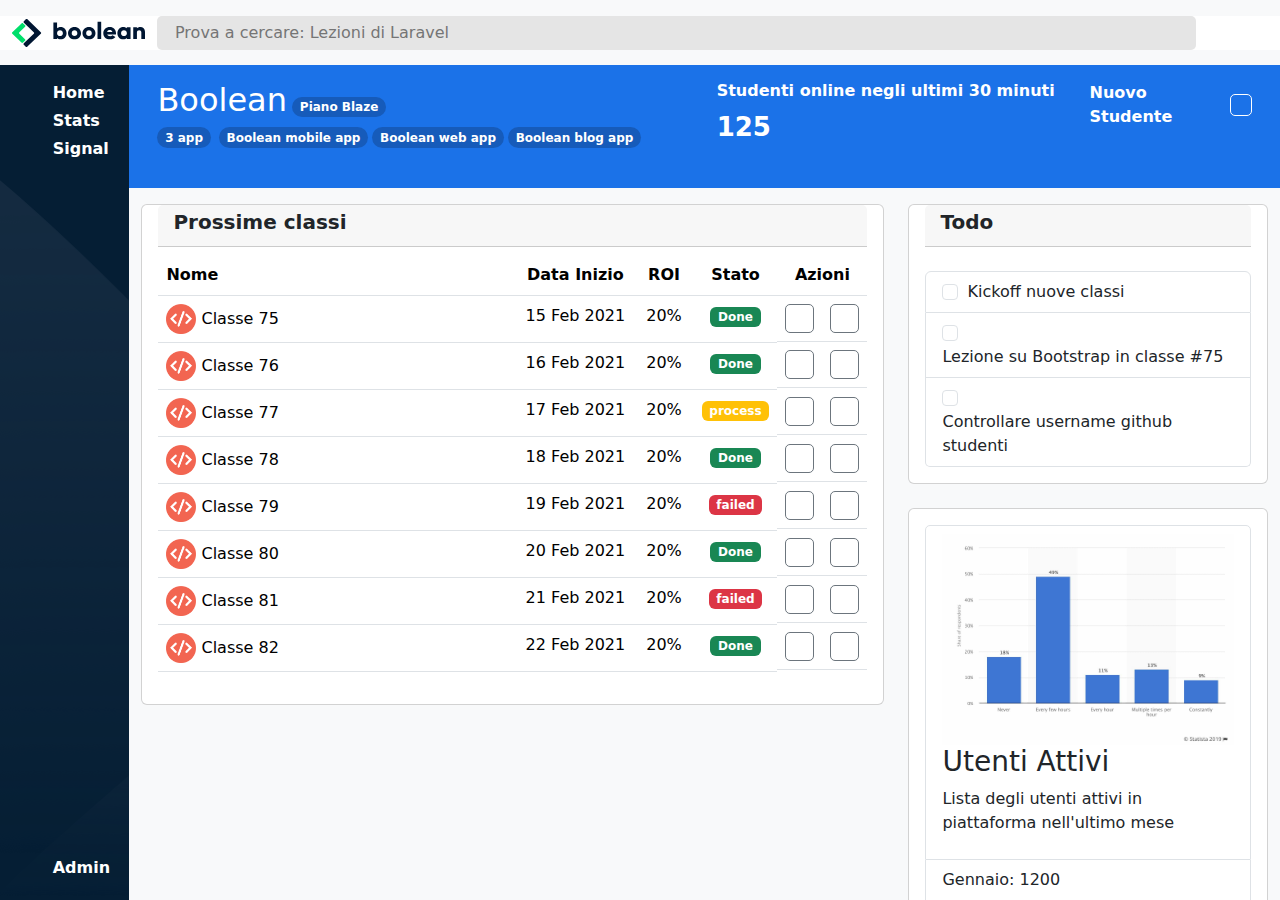
<file: test.html>
<!DOCTYPE html>
<html lang="en">
<head>
    <meta charset="UTF-8">
    <meta name="viewport" content="width=device-width, initial-scale=1.0">
    <!-- Bootstrap -->
    <link href="https://cdn.jsdelivr.net/npm/bootstrap@5.3.3/dist/css/bootstrap.min.css" rel="stylesheet" integrity="sha384-QWTKZyjpPEjISv5WaRU9OFeRpok6YctnYmDr5pNlyT2bRjXh0JMhjY6hW+ALEwIH" crossorigin="anonymous">
    <!-- /Bootstrap -->
    <!-- Fontawesome -->
    <link rel="stylesheet" href="https://cdnjs.cloudflare.com/ajax/libs/font-awesome/6.5.1/css/all.min.css" integrity="sha512-DTOQO9RWCH3ppGqcWaEA1BIZOC6xxalwEsw9c2QQeAIftl+Vegovlnee1c9QX4TctnWMn13TZye+giMm8e2LwA==" crossorigin="anonymous" referrerpolicy="no-referrer" />
    <!-- /Fontawesome -->
    <link rel="stylesheet" href="style.css">
    <title>Bootstrap Dashboard</title>
</head>
<body>
  <header>
    <div class="container-fluid py-3">
      <div class="row align-items-center">
        <div class="col-auto">
          <img class="d-none d-lg-block" src="./img/logo.svg" alt="Logo">
          <img class="ms-mobile-logo d-lg-none" src="./img/mobile-logo.png" alt="Logo">
        </div>
        <div class="col d-flex align-items-center ms-search-bar">
          <i class="fa-solid fa-magnifying-glass pe-2"></i>
          <input class="flex-grow-1 ms-search-bar-input" type="search" name="" id="" placeholder="Prova a cercare: Lezioni di Laravel">
        </div>
        <div class="col-auto ps-3 d-flex">
          <i class="fa-solid fa-list-ul d-none d-lg-block px-2 ms-item-header"></i>
          <i class="fa-solid fa-circle-question d-none d-lg-block px-2 ms-item-header"></i>
          <i class="fa-solid fa-ellipsis-vertical d-none d-lg-block px-2 ms-item-header"></i>
          <i class="fa-solid fa-bell ps-2"></i>
        </div>
      </div>
    </div>
  </header>
  <div class="ms-container container-fluid d-flex">
    <aside>
      <nav class="d-flex flex-column px-4 py-3">
        <div class="pb-1 pe-4 d-flex align-items-center">
          <i class="col-lg-6 fa-solid fa-house ms-item-aside"></i>
          <span class="col-lg-6 fw-semibold d-none d-lg-block text-white">Home</span>
        </div>
        <div class="pb-1 pe-4 d-flex align-items-center">
          <i class="col-lg-6 fa-solid fa-chart-simple ms-item-aside"></i>
          <span class="col-lg-6 fw-semibold d-none d-lg-block text-white">Stats</span>
        </div>
        <div class="pb-1 pe-4 d-flex align-items-center">
          <i class="col-lg-6 fa-solid fa-signal ms-item-aside"></i>
          <span class="col-lg-6 fw-semibold d-none d-lg-block text-white">Signal</span>                
        </div>
        <div class="mt-auto pb-1 pe-4 d-flex align-items-center">
          <i class="col-lg-6 fa-solid fa-gear ms-item-aside"></i>
          <span class="col-lg-6 fw-semibold d-none d-lg-block text-white">Admin</span>
        </div>
      </nav>
    </aside>
    <main>
      <!-- Students Section -->
      <section class="students">
        <div class="container-fluid">
          <div class="row text-white px-3 py-3">
            <div class="pb-4 col-sm-12 col-md-4 col-lg-2 order-md-3">
              <div class="d-flex align-items-center">
                <span class="pe-3 fw-semibold">Nuovo Studente</span>
                <div class="square-border">
                    <i class="fa-solid fa-plus"></i> 
                </div>
              </div>
            </div>
            <div class="pb-4 col-12 col-md-4 col-lg-6 order-md-1">
              <div>
                <h2>Boolean</h2>
                <span class="badge rounded-pill text-bg-primary">Piano Blaze</span>
              </div>
              <div class="fw-semibold d-flex align-items-center">
                <span class="d-flex align-items-center badge rounded-pill text-bg-primary">3 app</span>
                <span><i class="d-flex align-items-center fa-solid fa-angles-right px-1"></i></span>
                <span class="d-lg-none d-flex align-items-center justify-content-center ms-badge badge rounded-pill text-bg-primary"><i class="ms-plus fa-solid fa-plus"></i></span>
                <span class="me-1 d-none d-lg-block d-flex align-items-center badge rounded-pill text-bg-primary">Boolean mobile app</span>
                <span class="me-1 d-none d-lg-block d-flex align-items-center badge rounded-pill text-bg-primary">Boolean web app</span>
                <span class="me-1 d-none d-lg-block d-flex align-items-center badge rounded-pill text-bg-primary">Boolean blog app</span>
              </div>
            </div>
            <div class="col-sm-12 col-md-4 col-lg-4 order-md-2">
                <h6 class="fw-semibold">Studenti online negli ultimi 30 minuti</h6>
                <span class="students-nmbr fw-semibold">125</span>
            </div>
          </div>
        </div>
      </section>
      <!-- /Students Section -->

        <!-- Info Section -->
        <section class="info">
            <div class="container-fluid">
                <div class="row py-3">
                    <!-- Prossime classi -->
                    <div class="col-12 col-lg-8 mb-3 order-lg-1">
                    <div class="card px-3 pb-3">
                        <h5 class="fw-semibold card-title">Prossime classi</h5>
                        <table class="table">
                        <thead>
                            <tr>
                            <th class="col" scope="col">Nome</th>
                            <th class="ms-d-sm col-2 text-center" scope="col">Data Inizio</th>
                            <th class="ms-d-sm col-1 text-center" scope="col">ROI</th>
                            <th class="col-1 text-center" scope="col">Stato</th>
                            <th class="col-1 text-center" scope="col">Azioni</th>
                            </tr>
                        </thead>
                        <tbody>
                            <tr>
                            <td class="col">
                                <img class="avatar-class" src="./img/class-avatar-Photoroom.png-Photoroom.png" alt="Class Avatar">
                                <span>Classe 75</span>
                            </td>
                            <td class="ms-d-sm col-2 text-center">15 Feb 2021</td>
                            <td class="ms-d-sm col-1 text-center">20%</td>
                            <td class="col-1 text-center"><span class="badge text-bg-success">Done</span></td>
                            <td class="col d-flex justify-content-between">
                                <i class="me-2 ms-item-table fa-solid fa-pencil"></i>
                                <i class="ms-2 ms-item-table fa-solid fa-trash"></i>
                            </td>
                            </tr>
                            <tr>
                            <td class="col">
                                <img class="avatar-class" src="./img/class-avatar-Photoroom.png-Photoroom.png" alt="Class Avatar">
                                <span>Classe 76</span>
                            </td>
                            <td class="ms-d-sm col-2 text-center">16 Feb 2021</td>
                            <td class="ms-d-sm col-1 text-center">20%</td>
                            <td class="col-1 text-center"><span class="badge text-bg-success">Done</span></td>
                            <td class="col d-flex justify-content-between">
                                <i class="me-2 ms-item-table fa-solid fa-pencil"></i>
                                <i class="ms-2 ms-item-table fa-solid fa-trash"></i>
                            </td>
                            </tr>
                            <tr>
                            <td class="col">
                                <img class="avatar-class" src="./img/class-avatar-Photoroom.png-Photoroom.png" alt="Class Avatar">
                                <span>Classe 77</span>
                            </td>
                            <td class="ms-d-sm col-2 text-center">17 Feb 2021</td>
                            <td class="ms-d-sm col-1 text-center">20%</td>
                            <td class="col-1 text-center"><span class="badge text-bg-warning text-white">process</span></td>
                            <td class="col d-flex justify-content-between">
                                <i class="me-2 ms-item-table fa-solid fa-pencil"></i>
                                <i class="ms-2 ms-item-table fa-solid fa-trash"></i>
                            </td>
                            </tr>
                            <tr>
                            <td class="col">
                                <img class="avatar-class" src="./img/class-avatar-Photoroom.png-Photoroom.png" alt="Class Avatar">
                                <span>Classe 78</span>
                            </td>
                            <td class="ms-d-sm col-2 text-center">18 Feb 2021</td>
                            <td class="ms-d-sm col-1 text-center">20%</td>
                            <td class="col-1 text-center"><span class="badge text-bg-success">Done</span></td>
                            <td class="col d-flex justify-content-between">
                                <i class="me-2 ms-item-table fa-solid fa-pencil"></i>
                                <i class="ms-2 ms-item-table fa-solid fa-trash"></i>
                            </td>
                            </tr>
                            <tr>
                            <td class="col">
                                <img class="avatar-class" src="./img/class-avatar-Photoroom.png-Photoroom.png" alt="Class Avatar">
                                <span>Classe 79</span>
                            </td>
                            <td class="ms-d-sm col-2 text-center">19 Feb 2021</td>
                            <td class="ms-d-sm col-1 text-center">20%</td>
                            <td class="col-1 text-center"><span class="badge text-bg-danger">failed</span></td>
                            <td class="col d-flex justify-content-between">
                                <i class="me-2 ms-item-table fa-solid fa-pencil"></i>
                                <i class="ms-2 ms-item-table fa-solid fa-trash"></i>
                            </td>
                            </tr>
                            <tr>
                            <td class="col">
                                <img class="avatar-class" src="./img/class-avatar-Photoroom.png-Photoroom.png" alt="Class Avatar">
                                <span>Classe 80</span>
                            </td>
                            <td class="ms-d-sm col-2 text-center">20 Feb 2021</td>
                            <td class="ms-d-sm col-1 text-center">20%</td>
                            <td class="col-1 text-center"><span class="badge text-bg-success">Done</span></td>
                            <td class="col d-flex justify-content-between">
                                <i class="me-2 ms-item-table fa-solid fa-pencil"></i>
                                <i class="ms-2 ms-item-table fa-solid fa-trash"></i>
                            </td>
                            </tr>
                            <tr>
                            <td class="col">
                                <img class="avatar-class" src="./img/class-avatar-Photoroom.png-Photoroom.png" alt="Class Avatar">
                                <span>Classe 81</span>
                            </td>
                            <td class="ms-d-sm col-2 text-center">21 Feb 2021</td>
                            <td class="ms-d-sm col-1 text-center">20%</td>
                            <td class="col-1 text-center"><span class="badge text-bg-danger">failed</span></td>
                            <td class="col d-flex justify-content-between">
                                <i class="me-2 ms-item-table fa-solid fa-pencil"></i>
                                <i class="ms-2 ms-item-table fa-solid fa-trash"></i>
                            </td>
                            </tr>
                            <tr>
                            <td class="col">
                                <img class="avatar-class" src="./img/class-avatar-Photoroom.png-Photoroom.png" alt="Class Avatar">
                                <span>Classe 82</span>
                            </td>
                            <td class="ms-d-sm col-2 text-center">22 Feb 2021</td>
                            <td class="ms-d-sm col-1 text-center">20%</td>
                            <td class="col-1 text-center"><span class="badge text-bg-success">Done</span></td>
                            <td class="col d-flex justify-content-between">
                                <i class="me-2 ms-item-table fa-solid fa-pencil"></i>
                                <i class="ms-2 ms-item-table fa-solid fa-trash"></i>
                            </td>
                            </tr>
                        </tbody>
                        </table>
                    </div>
                    </div>
                    <!-- /Prossime classi -->

                    <!-- F.A.Q. -->
                    <div class="col-12 col-lg-8 order-lg-3">
                    <div class="card px-3 pb-3">
                        <h5 class="fw-semibold card-title">F.A.Q.</h5>
                        <div class="accordion accordion-flush" id="accordionFlushExample">
                        <div class="accordion-item">
                            <h2 class="accordion-header d-flex">
                            <button class="accordion-button collapsed" type="button" data-bs-toggle="collapse" data-bs-target="#flush-collapseOne" aria-expanded="false" aria-controls="flush-collapseOne">
                                Come aggiungere un nuovo studente?
                            </button>
                            </h2>
                            <div id="flush-collapseOne" class="accordion-collapse collapse" data-bs-parent="#accordionFlushExample">
                            <div class="accordion-body">Placeholder content for this accordion, which is intended to demonstrate the <code>.accordion-flush</code> class. This is the first item's accordion body.</div>
                            </div>
                        </div>
                        <div class="accordion-item">
                            <h2 class="accordion-header d-flex">
                            <button class="accordion-button collapsed" type="button" data-bs-toggle="collapse" data-bs-target="#flush-collapseTwo" aria-expanded="false" aria-controls="flush-collapseTwo">
                                Come posso accedere alle informazioni del mio account?
                            </button>
                            </h2>
                            <div id="flush-collapseTwo" class="accordion-collapse collapse" data-bs-parent="#accordionFlushExample">
                            <div class="accordion-body">Placeholder content for this accordion, which is intended to demonstrate the <code>.accordion-flush</code> class. This is the second item's accordion body. Let's imagine this being filled with some actual content.</div>
                            </div>
                        </div>
                        <div class="accordion-item">
                            <h2 class="accordion-header d-flex">
                            <button class="accordion-button collapsed" type="button" data-bs-toggle="collapse" data-bs-target="#flush-collapseThree" aria-expanded="false" aria-controls="flush-collapseThree">
                                Posso usare questa dashboard da mobile?
                            </button>
                            </h2>
                            <div id="flush-collapseThree" class="accordion-collapse collapse" data-bs-parent="#accordionFlushExample">
                            <div class="accordion-body">Placeholder content for this accordion, which is intended to demonstrate the <code>.accordion-flush</code> class. This is the third item's accordion body. Nothing more exciting happening here in terms of content, but just filling up the space to make it look, at least at first glance, a bit more representative of how this would look in a real-world application.</div>
                            </div>
                        </div>
                        </div>
                    </div>
                    </div>
                    <!-- F.A.Q. -->

                    <!-- Todo -->
                    <div class="col-12 col-lg-4 order-lg-2">
                        <div class="card px-3 pb-3 mb-4">
                            <h5 class="fw-semibold card-title">Todo</h5>
                            <ul class="list-group ms-list-group pt-3">
                            <li class="list-group-item">
                                <input class="form-check-input me-1" type="checkbox" value="" id="firstCheckbox">
                                <label class="form-check-label" for="firstCheckbox">Kickoff nuove classi</label>
                            </li>
                            <li class="list-group-item">
                                <input class="form-check-input me-1" type="checkbox" value="" id="secondCheckbox">
                                <label class="form-check-label" for="secondCheckbox">Lezione su Bootstrap in classe #75</label>
                            </li>
                            <li class="list-group-item">
                                <input class="form-check-input me-1" type="checkbox" value="" id="thirdCheckbox">
                                <label class="form-check-label" for="thirdCheckbox">Controllare username github studenti</label>
                            </li>
                            </ul>
                        </div>
                        <div class="card px-3 py-3">
                            <ul class="list-group">
                                <li class="list-group-item">
                                    <img src="./img/stats.jpeg" alt="Stats">
                                    <h3>Utenti Attivi</h3>
                                    <p>Lista degli utenti attivi in piattaforma nell'ultimo mese</p>
                                </li>
                                <li class="list-group-item">Gennaio: 1200</li>
                                <li class="list-group-item">Febbraio: 800</li>
                                <li class="list-group-item">Marzo: 1500</li>
                                <li class="list-group-item"><a href="#">Visualizza report approfondito</a></li>
                              </ul>
                        </div>
                    </div>
                    <!-- /Todo -->
                </div>
            </div>
        </section>
        <!-- /Info Section -->
    </main>
  </div>
  <!-- JS Bootstrap -->
  <script src="https://cdn.jsdelivr.net/npm/bootstrap@5.3.3/dist/js/bootstrap.bundle.min.js" integrity="sha384-YvpcrYf0tY3lHB60NNkmXc5s9fDVZLESaAA55NDzOxhy9GkcIdslK1eN7N6jIeHz" crossorigin="anonymous"></script>
  <!-- /JS Bootstrap -->
</body>
</html>
</file>
<file: style.css>
/* #region Reset */
*{
    margin: 0;
    padding: 0;
    box-sizing: border-box;
    /* border: 1px solid red; */
}
/* #endregion Reset */

/* #region Typography */
h2{
    display: inline-block;
}
/* #endregion Typography */

/* #region MS Utilities */
.ms-container{
    padding: 0;
}
header{
    position: sticky;
    max-height: 65px;
    background-color: #f8f9fa;
}
header .row{
    background-color: white;
}
aside nav{
    height: 100%;
}
main{
    height: calc(100vh - 65px);
    overflow-y: scroll;
    overflow-x: hidden;
    width: 100%;
}
.ms-search-bar{
    background-color: #e5e5e5;
    padding: 5px 10px;
    border-radius: 5px;
}
.ms-search-bar-input{
    background-color: #e5e5e5;
    border: none;
}
.ms-item-header{
    color: #5b5858;
}
.ms-item-aside{
    color: white;
}
.students .text-bg-primary{
    background-color: #165bba !important;
}
.ms-badge{
    height: 20px;
    width: 20px;
    border-radius: 50%;
    background-color: #165bba
}
.ms-plus{
    font-size: 8px;
}
.card >.ms-list-group{
    border-top: none;
}
.ms-dropdown{
    z-index: 1; 
}
.ms-offcanvas{
    width: 50vw !important;
}
.ms-grey-hover:hover{
    background-color: rgba(128, 128, 128, 0.5);
}
.ms-white-hover:hover{
    background-color: white;
    color: black;
}
.ms-w-98{
    width: 98%;
    margin: 0 auto;
}
.ms-w-50{
    width: 50%;
}
/* #endregion MS Utilities */

/* #region General */
img{
    max-width: 100%;
}
aside{
    background-color: #051e34;
    background-image: url(./img/sidebar-bg.png);
}
.dropdown i{
    cursor: pointer
}
a{
    text-decoration: none;
}
/* #endregion General */

/* #region Header */
header{
    z-index: 99;
}
.ms-mobile-logo{
    height: 40px;
}
.fa-bell{
    color: #ff8f00;
}
/* #endregion Header */

/* #region Students */
.students{
    background-color: #1b72e8;
}
.square-border{
    padding: 10px;
    max-height: 35px;
    max-width: 35px;
    border: 1px solid white;
    display: flex;
    align-items: center;
    justify-content: center;
    border-radius: 5px;
    color: white;
}
.students-nmbr{
    font-size: 26px;
}
/* #endregion Students */

/* #region Info */
main{
    background-color: #f8f9fa;
}
.card-title{
    background-color: #f7f7f7;
    padding: 5px 15px 12px;
    border-bottom: 1px solid #cbcbcb;
    border-top-left-radius: 5px;
    border-top-right-radius: 5px;
}
.avatar-class{
    height: 30px;
    background-color: white;
}
.ms-item-table{
    color: #6c757d;
    height: 29px;
    width: 29px;
    border: 1px solid #6c757d;
    display: flex;
    justify-content: center;
    align-items: center;
    border-radius: 5px;
}
/* #endregion Info */

/* #region MS Media Query */
@media screen and (max-width: 576px){
    .ms-d-sm{
        display: none;
    }
    .ms-w-25{
        width: 25%;
    }
}
@media screen and (max-width: 992px){
    .ms-offcanvas{
        width: 100vw !important;
    }
    .ms-w-50{
        width: 30%;
    }
}
@media screen and (min-width: 993px) and  (max-width: 1200px){
    .ms-w-50{
        width: 40%;
    }
}
/* #endregion MS Media Query */
</file>
